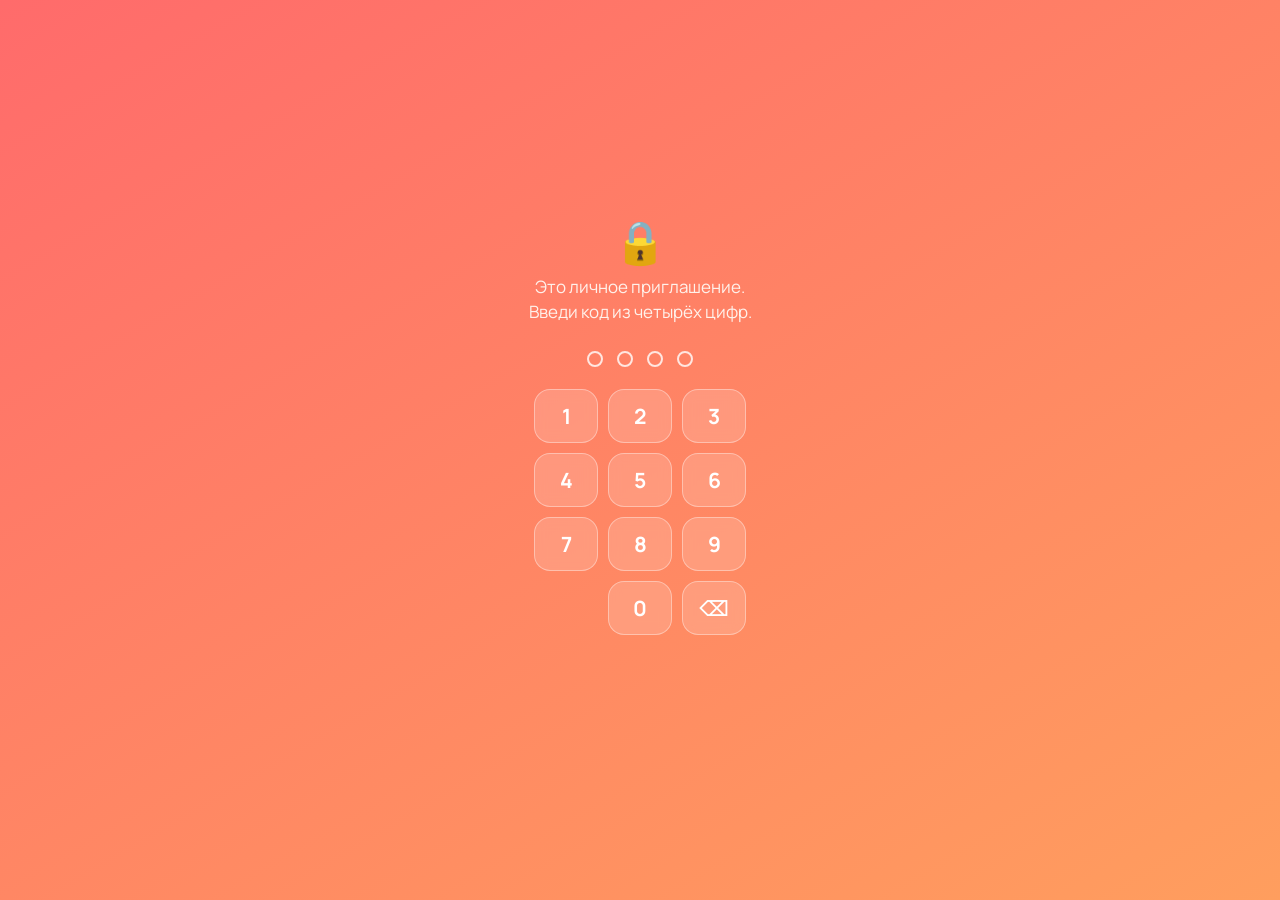
<file: index.html>
<!doctype html>
<html lang="ru">
<head>
<meta charset="utf-8">
<meta name="viewport" content="width=device-width,initial-scale=1,viewport-fit=cover">
<meta name="theme-color" content="#FF6B6B">
<title>У меня к тебе вопрос 💌</title>
<link rel="preconnect" href="https://fonts.googleapis.com">
<link rel="preconnect" href="https://fonts.gstatic.com" crossorigin>
<link href="https://fonts.googleapis.com/css2?family=Caveat:wght@700&family=Manrope:wght@400;600;800&family=Unbounded:wght@600;800&display=swap" rel="stylesheet">
<link rel="stylesheet" href="css/style.css">
<link rel="stylesheet" href="css/vibe.css">
</head>
<body>

<div class="bg"><div id="petals" class="petals"></div></div>

<main class="stage">

  <!-- 0. КОД ДОСТУПА -->
  <section class="screen on" id="sPin">
    <div class="intro pinwrap">
      <div class="pinlock">🔒</div>
      <p class="lead">Это личное приглашение.<br>Введи код из четырёх цифр.</p>
      <div class="pindots" id="pinDots"><i></i><i></i><i></i><i></i></div>
      <div class="keypad" id="keypad">
        <button type="button" data-k="1">1</button>
        <button type="button" data-k="2">2</button>
        <button type="button" data-k="3">3</button>
        <button type="button" data-k="4">4</button>
        <button type="button" data-k="5">5</button>
        <button type="button" data-k="6">6</button>
        <button type="button" data-k="7">7</button>
        <button type="button" data-k="8">8</button>
        <button type="button" data-k="9">9</button>
        <span class="keyspace"></span>
        <button type="button" data-k="0">0</button>
        <button type="button" data-k="del" aria-label="Стереть">⌫</button>
      </div>
      <p class="hint" id="pinHint"></p>
    </div>
  </section>

  <!-- ВСТУПЛЕНИЕ -->
  <section class="screen" id="s0">
    <div class="intro">
      <p class="lead">Тут кое-что для тебя.<br>Только не спеши — сначала согрей.</p>
      <button class="heart" id="warmHeart" aria-label="Нажми на сердечко три раза">❤</button>
      <div class="heartdots" id="heartDots"><i></i><i></i><i></i></div>
      <p class="hint" id="warmHint">Нажми три раза на сердечко</p>
      <div class="cats" id="cats">
        <img class="cat-sticker" src="img/cat-play.webp" alt="" width="368" height="226">
        <img class="cat-sticker" src="img/cat-love.webp" alt="" width="418" height="276">
      </div>
    </div>
  </section>

  <!-- 1. ПРИГЛАШЕНИЕ -->
  <section class="screen" id="s1">
    <div class="card">
      <div class="photo" id="photoWrap"><img id="photo" alt=""></div>
      <h1 class="q" id="question">Пойдёшь со мной на свидание?</h1>
      <div class="btnrow" id="btnrow">
        <button class="btn yes" id="yesBtn">Да! 😍</button>
        <button class="btn no" id="noBtn">Нет</button>
      </div>
    </div>
  </section>

  <!-- 2. КАК ПРОВЕДЁМ ВЕЧЕР -->
  <section class="screen" id="s2">
    <div class="card">
      <h2 class="step" id="evenTitle">Как бы ты хотела провести вечер?</h2>
      <p class="sub" id="evenSub">Выбери — подстроюсь под тебя.</p>
      <div class="acts" id="evenChips"></div>
    </div>
  </section>

  <!-- 3. ВЕТКА: кафе или дома -->
  <section class="screen" id="s3">
    <div class="card">
      <h2 class="step" id="bTitle"></h2>
      <p class="sub" id="bSub"></p>
      <div class="acts" id="bChips"></div>
      <div class="ownwrap" id="ownWrap" hidden>
        <input class="owninput" id="ownInput" type="text" maxlength="80">
      </div>
      <button class="btn yes wide" id="bNext" disabled>Дальше →</button>
    </div>
  </section>

  <!-- 3b. ЕДА (только если ужинаем дома) -->
  <section class="screen" id="sDinner">
    <div class="card">
      <h2 class="step" id="dTitle"></h2>
      <p class="sub" id="dSub"></p>
      <div class="acts" id="dChips"></div>
      <div class="ownwrap" id="dOwnWrap" hidden>
        <input class="owninput" id="dOwnInput" type="text" maxlength="80">
      </div>
      <button class="btn yes wide" id="dNext" disabled>Дальше →</button>
    </div>
  </section>

  <!-- 4. УТРО СУББОТЫ -->
  <section class="screen" id="s4">
    <div class="card">
      <div class="scene-row">
        <img class="scene" id="saturdayPic" src="img/saturday.webp" alt="Утро субботы" width="585" height="544">
        <img class="scene" id="saturdayPic2" src="img/saturday2.webp" alt="" width="720" height="720">
      </div>
      <h2 class="step" id="mTitle">Утро субботы. Завтрак?</h2>
      <p class="sub" id="mSub">Можно всё сразу.</p>
      <div class="acts" id="mChips"></div>
      <div class="ownwrap" id="mOwnWrap" hidden>
        <input class="owninput" id="mOwnInput" type="text" maxlength="80">
      </div>
      <button class="btn yes wide" id="mNext" disabled>Дальше →</button>
    </div>
  </section>

  <!-- 5. ФИНАЛ -->
  <section class="screen" id="s5">
    <div class="card final">
      <div class="bigemoji">🎉</div>
      <h2 class="step">Ура! Это свидание 💛</h2>
      <video class="final-video" id="finalVideo" src="video/ura.mp4" poster="video/ura-poster.jpg"
             width="576" height="1024" autoplay muted loop playsinline preload="metadata"></video>
      <p class="finaltext" id="finalText"></p>
      <button class="envelope" id="envelope">
        <span class="envicon">💌</span>
        <span>тут ещё кое-что для тебя</span>
      </button>
      <p class="secret" id="secret"></p>
      <img class="cat-sticker cat-final" src="img/cat-lie.webp" alt="" width="346" height="308">
      <p class="signed">— <span id="signedBy"></span></p>
    </div>
  </section>

</main>

<script src="js/config.js"></script>
<script src="js/params.js"></script>
<script src="js/app.js"></script>
</body>
</html>
</file>
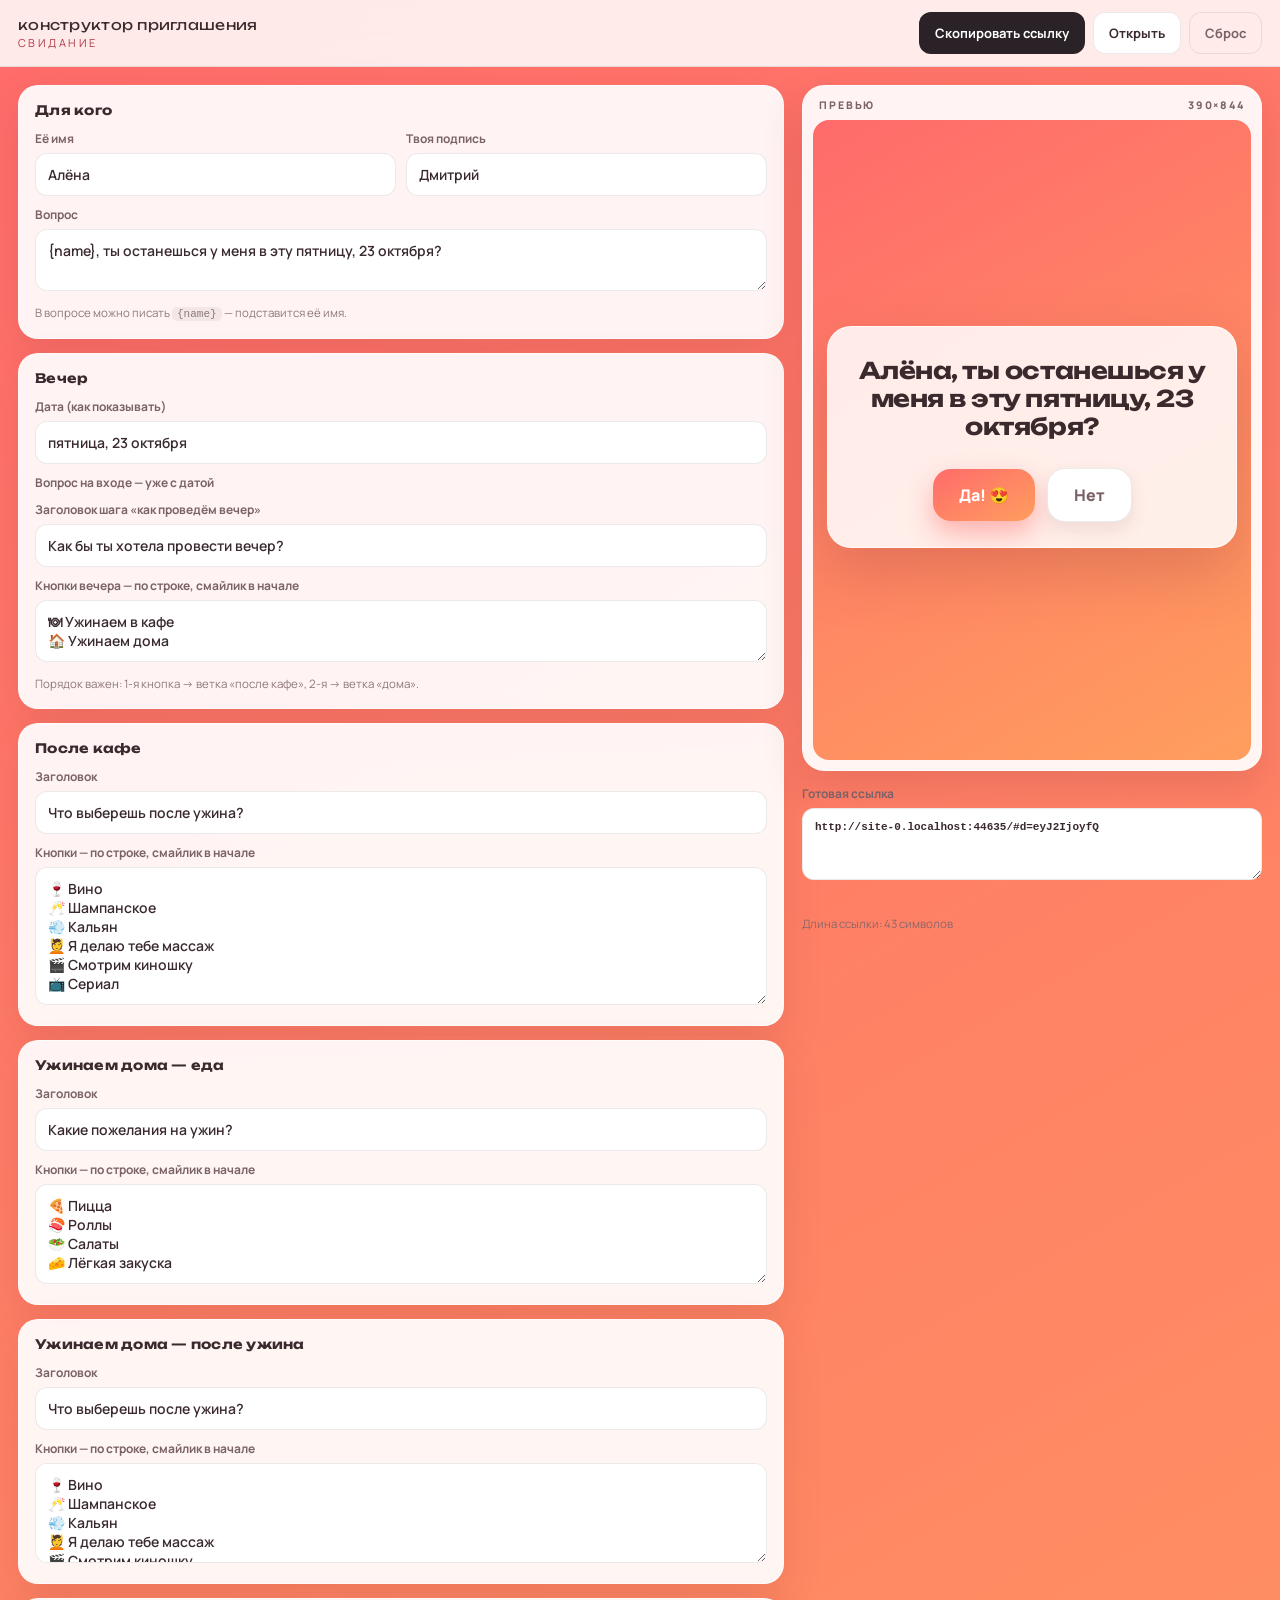
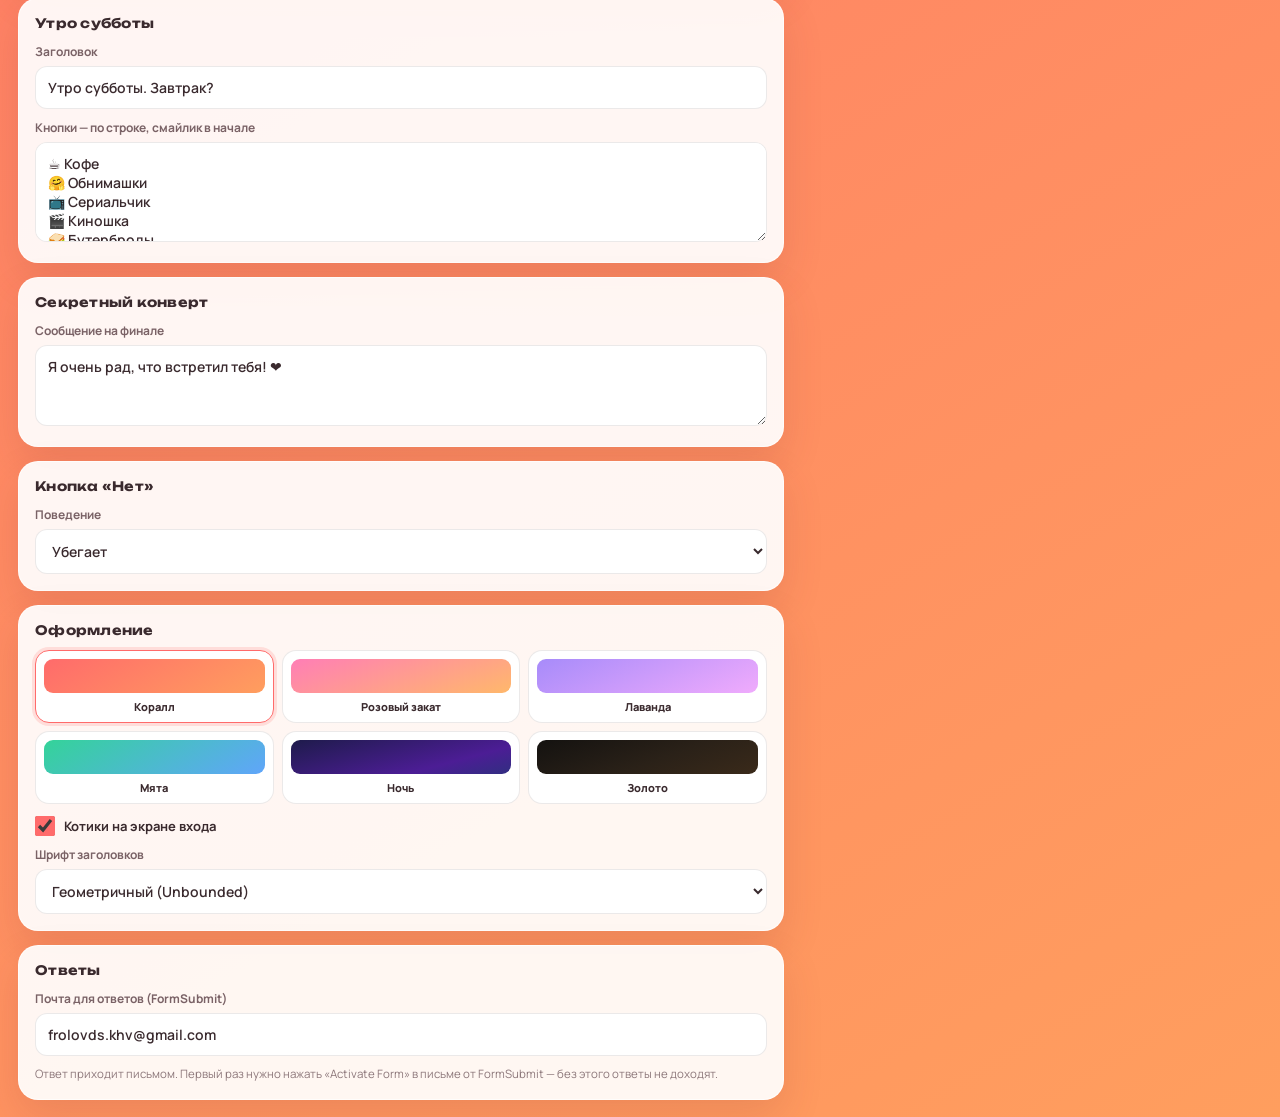
<file: constructor.html>
<!doctype html>
<html lang="ru">
<head>
<meta charset="utf-8">
<meta name="viewport" content="width=device-width,initial-scale=1">
<meta name="robots" content="noindex,nofollow">
<title>Конструктор приглашения — Свидание</title>
<link rel="preconnect" href="https://fonts.googleapis.com">
<link rel="preconnect" href="https://fonts.gstatic.com" crossorigin>
<link href="https://fonts.googleapis.com/css2?family=Caveat:wght@700&family=Manrope:wght@400;600;800&family=Unbounded:wght@600;800&display=swap" rel="stylesheet">
<link rel="stylesheet" href="css/constructor.css">
</head>
<body>

<header class="top">
  <div class="brand">конструктор приглашения<span>Свидание</span></div>
  <div class="top-actions">
    <button class="btn primary" id="copyBtn">Скопировать ссылку</button>
    <button class="btn" id="openBtn">Открыть</button>
    <button class="btn ghost" id="resetBtn" title="Вернуть значения по умолчанию">Сброс</button>
  </div>
</header>

<main class="wrap">

  <section class="panel">

    <div class="group">
      <h2>Для кого</h2>
      <div class="row">
        <label>Её имя<input id="herName" autocomplete="off"></label>
        <label>Твоя подпись<input id="myName" autocomplete="off"></label>
      </div>
      <label>Вопрос<textarea id="question" rows="2"></textarea></label>
      <p class="hint">В вопросе можно писать <code>{name}</code> — подставится её имя.</p>
    </div>

    <div class="group">
      <h2>Вечер</h2>
      <label>Дата (как показывать)<input id="dateLabel" autocomplete="off"></label>
      <label>Вопрос на входе — уже с датой</label>
      <label>Заголовок шага «как проведём вечер»<input id="eveningTitle" autocomplete="off"></label>
      <label>Кнопки вечера — по строке, смайлик в начале<textarea id="eveningOpts" rows="2"></textarea></label>
      <p class="hint">Порядок важен: 1-я кнопка → ветка «после кафе», 2-я → ветка «дома».</p>
    </div>

    <div class="group">
      <h2>После кафе</h2>
      <label>Заголовок<input id="cafeTitle" autocomplete="off"></label>
      <label>Кнопки — по строке, смайлик в начале<textarea id="cafeOpts" rows="6"></textarea></label>
    </div>

    <div class="group">
      <h2>Ужинаем дома — еда</h2>
      <label>Заголовок<input id="dinnerTitle" autocomplete="off"></label>
      <label>Кнопки — по строке, смайлик в начале<textarea id="dinnerOpts" rows="4"></textarea></label>
    </div>

    <div class="group">
      <h2>Ужинаем дома — после ужина</h2>
      <label>Заголовок<input id="homeTitle" autocomplete="off"></label>
      <label>Кнопки — по строке, смайлик в начале<textarea id="homeOpts" rows="4"></textarea></label>
    </div>

    <div class="group">
      <h2>Утро субботы</h2>
      <label>Заголовок<input id="morningTitle" autocomplete="off"></label>
      <label>Кнопки — по строке, смайлик в начале<textarea id="morningOpts" rows="4"></textarea></label>
    </div>

    <div class="group">
      <h2>Секретный конверт</h2>
      <label>Сообщение на финале<textarea id="secret" rows="3"></textarea></label>
    </div>

    <div class="group">
      <h2>Кнопка «Нет»</h2>
      <label>Поведение
        <select id="noMode">
          <option value="runaway">Убегает</option>
          <option value="shrink">Уменьшается</option>
          <option value="split">Размножается</option>
          <option value="kiss">Исчезает с 😘</option>
        </select>
      </label>
    </div>

    <div class="group">
      <h2>Оформление</h2>
      <div class="themes" id="themeCards"></div>
      <label class="check"><input type="checkbox" id="cats"> Котики на экране входа</label>
      <label>Шрифт заголовков
        <select id="font">
          <option value="geo">Геометричный (Unbounded)</option>
          <option value="script">Рукописный (Caveat)</option>
          <option value="serif">Классический (serif)</option>
        </select>
      </label>
    </div>

    <div class="group">
      <h2>Ответы</h2>
      <label>Почта для ответов (FormSubmit)<input id="email" autocomplete="off" inputmode="email"></label>
      <p class="hint">Ответ приходит письмом. Первый раз нужно нажать «Activate Form» в письме от FormSubmit —
        без этого ответы не доходят.</p>
    </div>

  </section>

  <section class="side">
    <div class="phone">
      <div class="phone-bar"><span>превью</span><span id="phoneSize">390×844</span></div>
      <iframe id="preview" title="Превью приглашения"></iframe>
    </div>
    <label class="linkbox">Готовая ссылка
      <textarea id="linkOut" rows="3" readonly></textarea>
    </label>
    <p class="hint" id="lenHint"></p>
  </section>

</main>

<div class="toast" id="toast">Ссылка скопирована</div>

<script src="js/params.js"></script>
<script src="js/constructor.js"></script>
</body>
</html>
</file>
<file: css/style.css>
:root{
  --coral:#FF6B6B; --peach:#FF9E5E; --ink:#3A2A2E; --soft:#7A6266;
  --card:rgba(255,255,255,.86); --line:rgba(58,42,46,.10);
  --grad:linear-gradient(150deg,#FF6B6B,#FF9E5E);
}
*{box-sizing:border-box;-webkit-tap-highlight-color:transparent}
html,body{margin:0;height:100%}
body{
  font-family:Manrope,system-ui,-apple-system,sans-serif;color:var(--ink);
  background:var(--grad);background-attachment:fixed;overflow-x:hidden;
  display:flex;align-items:flex-start;justify-content:center;min-height:100dvh;
  padding:env(safe-area-inset-top,0px) 0 env(safe-area-inset-bottom,0px);
  -webkit-text-size-adjust:100%;
}
/* фон и лепестки */
.bg{position:fixed;inset:0;overflow:hidden;pointer-events:none;z-index:0}
.petals span{position:absolute;top:-8vh;font-size:18px;opacity:.85;
  animation:fall linear infinite;will-change:transform}
@keyframes fall{
  0%{transform:translateY(-10vh) rotate(0deg);opacity:0}
  10%{opacity:.9}
  100%{transform:translateY(115vh) rotate(360deg);opacity:0}
}
/* margin:auto центрирует по вертикали, когда контент влезает, и прижимает к верху,
   когда он длиннее экрана (иначе верх обрезался на телефоне) */
.stage{position:relative;z-index:1;width:100%;max-width:560px;margin:auto;padding:22px 16px 30px}
.screen{display:none;animation:softIn .62s cubic-bezier(.22,.8,.3,1) both}
.screen.on{display:block}
@keyframes softIn{from{opacity:0;transform:translateY(14px) scale(.985)}to{opacity:1;transform:none}}

/* карточка */
.card{
  background:var(--card);backdrop-filter:blur(14px);-webkit-backdrop-filter:blur(14px);
  border:1px solid rgba(255,255,255,.7);border-radius:28px;
  padding:26px 22px;box-shadow:0 24px 60px rgba(120,40,50,.22);
  text-align:center;position:relative;
}
/* вступление */
.intro{text-align:center;color:#fff8f3;padding:30px 12px}
.lead{font-size:17px;line-height:1.5;opacity:.95;margin:0 0 26px}
.heart{
  width:118px;height:118px;border-radius:50%;border:0;cursor:pointer;
  font-size:52px;color:var(--coral);background:rgba(255,255,255,.9);
  display:inline-flex;align-items:center;justify-content:center;
  box-shadow:0 16px 40px rgba(120,40,50,.28);transition:transform .15s;
  touch-action:none;user-select:none;
}
.heart.bump{animation:bump .38s cubic-bezier(.34,1.4,.5,1)}
@keyframes bump{
  0%{transform:scale(1)}
  35%{transform:scale(1.14)}
  70%{transform:scale(.97)}
  100%{transform:scale(1)}
}
.heart.done{animation:doneGlow .6s ease-out forwards}
@keyframes doneGlow{
  to{box-shadow:0 18px 60px rgba(255,61,110,.65);transform:scale(1.06);color:#FF3D6E}
}
/* три точки-индикатора под сердечком */
.heartdots{display:flex;gap:10px;justify-content:center;margin:18px 0 2px}
.heartdots i{
  width:11px;height:11px;border-radius:50%;display:block;
  border:2px solid rgba(255,255,255,.75);transition:background .28s ease,transform .28s ease,border-color .28s ease;
}
.heartdots i.on{background:#fff;border-color:#fff;transform:scale(1.12)}
.hint{margin:18px 0 10px;font-size:14px;opacity:.9}
.link{background:none;border:0;color:#fff;opacity:.72;font:inherit;font-size:13px;
  text-decoration:underline;cursor:pointer}

/* фото + вопрос */
.photo{margin:-6px auto 16px;max-width:280px;border-radius:20px;overflow:hidden}
.photo img{width:100%;display:block}
.photo:empty,.photo img:not([src]){display:none}
.photo img:not([src]){display:none}
.q{
  font-family:Unbounded,system-ui,sans-serif;font-weight:700;font-size:26px;
  line-height:1.22;margin:6px 0 22px;letter-spacing:-.02em;
}
.btnrow{position:relative;display:flex;gap:12px;justify-content:center;
  align-items:center;min-height:64px;flex-wrap:wrap}
.btn{
  font-family:Manrope,sans-serif;font-weight:800;font-size:16px;border:0;
  border-radius:18px;padding:15px 26px;cursor:pointer;transition:transform .12s,box-shadow .2s;
}
.btn:active{transform:scale(.96)}
.btn.yes{background:var(--grad);color:#fff;box-shadow:0 12px 26px rgba(255,90,90,.42)}
.btn.no{background:#fff;color:var(--soft);border:1.5px solid var(--line);
  box-shadow:0 8px 18px rgba(120,40,50,.10);transition:transform .28s cubic-bezier(.2,.8,.3,1),font-size .28s}
.btn.wide{display:block;width:100%;margin-top:20px}
.btn[disabled]{opacity:.45;pointer-events:none}
.gone{opacity:0!important;pointer-events:none}

/* шаги */
.step{font-family:Unbounded,sans-serif;font-weight:700;font-size:21px;margin:0 0 6px}
.sub{font-size:14px;color:var(--soft);margin:0 0 18px}
.chips{display:flex;flex-wrap:wrap;gap:10px;justify-content:center;margin-bottom:14px}
.chip{
  font:inherit;font-size:15px;font-weight:600;padding:12px 16px;border-radius:14px;
  border:1.5px solid var(--line);background:#fff;color:var(--ink);cursor:pointer;
  transition:background .22s ease,color .2s ease,border-color .22s ease,
             box-shadow .24s cubic-bezier(.22,.8,.3,1),transform .24s cubic-bezier(.22,.8,.3,1);
  -webkit-tap-highlight-color:transparent;
}
.chip.sel{background:var(--grad);color:#fff;border-color:transparent;
  box-shadow:0 10px 22px rgba(255,90,90,.35)}
.acts{display:grid;gap:10px}
.acts .chip{display:flex;flex-direction:column;align-items:center;justify-content:center;
  gap:2px;width:100%;min-height:62px;padding:10px 14px}
.acts .chip .emo{font-size:30px;line-height:1.05}
.acts .chip .lbl{font-size:15.5px;font-weight:600;line-height:1.2}
/* свой вариант */
.ownwrap{margin-top:10px}
.owninput{
  width:100%;font:inherit;font-size:15px;font-weight:600;padding:13px 16px;border-radius:14px;
  border:1.5px solid var(--line);background:#fff;color:var(--ink);text-align:center;
}
.owninput:focus{outline:none;border-color:var(--coral)}

/* ---------- экран кода доступа ---------- */
.pinwrap{padding:26px 12px 18px}
.pinlock{font-size:42px;line-height:1;margin-bottom:12px}
.pindots{display:flex;gap:14px;justify-content:center;margin:2px 0 22px}
.pindots i{
  width:16px;height:16px;border-radius:50%;display:block;
  border:2px solid rgba(255,255,255,.8);transition:background .15s,transform .15s;
}
.pindots i.fill{background:#fff;transform:scale(1.08)}
.pindots.shake{animation:pinShake .45s cubic-bezier(.3,.8,.4,1)}
@keyframes pinShake{
  20%{transform:translateX(-8px)}40%{transform:translateX(8px)}
  60%{transform:translateX(-5px)}80%{transform:translateX(4px)}
}
.keypad{display:grid;grid-template-columns:repeat(3,64px);gap:10px;justify-content:center}
.keypad button{
  font:inherit;font-size:21px;font-weight:700;color:#fff;height:54px;cursor:pointer;
  background:rgba(255,255,255,.16);border:1.5px solid rgba(255,255,255,.38);border-radius:16px;
  -webkit-backdrop-filter:blur(6px);backdrop-filter:blur(6px);
  transition:transform .12s,background .15s;
}
.keypad button:active{transform:scale(.95);background:rgba(255,255,255,.32)}
.keyspace{display:block}
.pinwrap .hint{min-height:20px;margin-top:16px}

/* картинки-сцены на шаге «утро субботы» */
.scene-row{display:flex;gap:8px;justify-content:center;align-items:center;margin:2px auto 14px}
.scene-row .scene{
  display:block;width:45%;height:auto;max-width:140px;border-radius:16px;
  box-shadow:0 14px 30px rgba(120,40,50,.2);
}

/* видео на финале */
.final-video{
  display:block;width:100%;height:auto;max-width:230px;margin:12px auto 4px;
  border-radius:18px;background:#000;box-shadow:0 16px 34px rgba(120,40,50,.25);
}
@media(max-width:400px){
  .final-video{max-width:200px}
  .scene-row .scene{max-width:132px;border-radius:14px}
}

/* финал */
.bigemoji{font-size:52px;line-height:1;margin-bottom:8px}
.finaltext{font-size:17px;line-height:1.55;margin:8px 0 18px;color:var(--ink)}
.envelope{
  display:inline-flex;align-items:center;gap:9px;font:inherit;font-size:14px;font-weight:700;
  background:#FFF3E9;border:1.5px dashed rgba(255,107,107,.55);color:#C2452F;
  border-radius:16px;padding:12px 16px;cursor:pointer;transition:.2s;
}
.envelope:hover{background:#FFE8DA;transform:translateY(-1px)}
.envelope.open{pointer-events:none;opacity:.5}
.secret{
  display:none;font-family:Caveat,cursive;font-size:22px;line-height:1.35;
  color:#B23A48;margin:14px 6px 0;
}
.secret.show{display:block;animation:softIn .55s cubic-bezier(.22,.8,.3,1)}
.signed{font-family:Caveat,cursive;font-size:20px;color:var(--soft);margin:16px 0 0}

/* летящие сердечки при «Да» */
.flying{position:fixed;pointer-events:none;z-index:99;font-size:26px;
  animation:fly 1.15s cubic-bezier(.2,.7,.3,1) forwards}
@keyframes fly{
  0%{opacity:1;transform:translate(-50%,-50%) scale(.4)}
  100%{opacity:0;transform:translate(calc(-50% + var(--dx)),calc(-50% + var(--dy))) scale(1.3)}
}
@media(max-width:400px){
  .q{font-size:22px}
  .card{padding:22px 16px;border-radius:22px}
}

/* ---------- котики-стикеры ---------- */
.cats{
  display:flex;justify-content:center;align-items:flex-end;gap:10px;
  margin-top:20px;pointer-events:none;
}
.cat-sticker{
  display:block;width:108px;height:auto;padding:5px;background:#fff;border-radius:18px;
  box-shadow:0 12px 26px rgba(120,40,50,.22);
  transform-origin:50% 90%;
  animation:catFloat 6s ease-in-out infinite;
}
.cats .cat-sticker:nth-child(1){transform:rotate(-6deg)}
.cats .cat-sticker:nth-child(2){transform:rotate(5deg);animation-delay:-3s;width:98px}
@keyframes catFloat{
  0%,100%{translate:0 0}
  50%{translate:0 -7px}
}
.cat-final{
  margin:18px auto 0;width:120px;rotate:-3deg;
  animation-delay:-1.5s;
}
@media(max-width:400px){
  .cat-sticker{width:104px}
  .cats .cat-sticker:nth-child(2){width:96px}
  .cat-final{width:110px}
}
@media(prefers-reduced-motion:reduce){
  .cat-sticker{animation:none}
}

/* ---------- мобильная адаптация (телефон — главный экран) ---------- */
@media(max-width:600px){
  /* stage центрируется сам (margin:auto); здесь только отступы и компактность */
  .stage{padding:calc(16px + env(safe-area-inset-top,0px)) 14px calc(22px + env(safe-area-inset-bottom,0px))}
  .card{padding:20px 15px;border-radius:24px}
  /* кнопки-опции компактнее — больше помещается без прокрутки */
  .acts{gap:8px}
  .acts .chip{min-height:56px;padding:8px 12px}
  .acts .chip .emo{font-size:26px}
  .acts .chip .lbl{font-size:15px}
  .row{gap:8px}
  .scene-row{margin:0 auto 12px}
  .scene-row .scene{max-width:128px;border-radius:14px}
  .cat-sticker{width:100px}
  .cats .cat-sticker:nth-child(2){width:92px}
  .heart{width:104px;height:104px;font-size:46px}
  .lead{font-size:16px;margin-bottom:22px}
  .heartdots{margin:16px 0 0}
  .hint{margin:14px 0 8px;font-size:13.5px}
  .q{font-size:23px;line-height:1.22}
  .step{font-size:20px;line-height:1.22}
  .btn.yes.wide{margin-top:16px;padding:14px 20px}
  .final-video{max-width:190px}
}

@media(prefers-reduced-motion:reduce){
  .screen{animation:none}
  .petals span{animation:none}
}
</file>
<file: css/vibe.css>
/* Темы-вайбы и шрифтовые варианты для приглашения.
   Значения переменных ставит js/params.js на <html>; здесь только шрифтовые режимы. */

html[data-font="geo"] .q,
html[data-font="geo"] .step { font-family: Unbounded, system-ui, sans-serif; font-weight: 700; }

html[data-font="script"] .q,
html[data-font="script"] .step {
  font-family: Caveat, cursive; font-weight: 700; letter-spacing: 0;
  font-size: 34px; line-height: 1.15;
}
html[data-font="script"] .q { font-size: 36px; }

html[data-font="serif"] .q,
html[data-font="serif"] .step {
  font-family: Georgia, 'Times New Roman', serif; font-weight: 700;
  letter-spacing: -.01em;
}

/* тёмные вайбы: карточка и текст читаются на тёмном фоне */
html[data-dark="1"] body { color: #f7f2ea; }
html[data-dark="1"] .card { background: rgba(24, 20, 34, .72); border-color: rgba(255, 255, 255, .12); }
html[data-dark="1"] .q, html[data-dark="1"] .step, html[data-dark="1"] .finaltext { color: #fdf9f3; }
html[data-dark="1"] .sub, html[data-dark="1"] .signed { color: #c9c1d6; }
html[data-dark="1"] .chip { background: rgba(255, 255, 255, .1); color: #f7f2ea; border-color: rgba(255, 255, 255, .18); }
html[data-dark="1"] .btn.no { background: rgba(255, 255, 255, .12); color: #efe9f5; border-color: rgba(255, 255, 255, .2); }
html[data-dark="1"] .envelope { background: rgba(255, 255, 255, .1); color: #ffd9c2; border-color: rgba(255, 200, 160, .5); }
html[data-dark="1"] .secret { color: #ffc9b0; }
html[data-dark="1"] .intro { color: #fff6ef; }
html[data-dark="1"] .owninput { background: rgba(255,255,255,.1); color: #f7f2ea; border-color: rgba(255,255,255,.18); }
html[data-dark="1"] .owninput::placeholder { color: #b9b0c6; }
</file>
<file: css/constructor.css>
:root{
  --ink:#2A2226; --soft:#6E6167; --line:rgba(42,34,38,.12);
  --panel:rgba(255,255,255,.92); --accent:#FF6B6B;
}
*{box-sizing:border-box}
body{
  margin:0;font-family:Manrope,system-ui,-apple-system,sans-serif;color:var(--ink);
  background:linear-gradient(150deg,#FF6B6B,#FF9E5E);background-attachment:fixed;
  min-height:100dvh;transition:background .4s ease;
}
.top{
  position:sticky;top:0;z-index:10;display:flex;align-items:center;justify-content:space-between;
  gap:12px;padding:12px 18px;background:rgba(255,255,255,.86);backdrop-filter:blur(14px);
  border-bottom:1px solid var(--line);flex-wrap:wrap;
}
.brand{font-family:Unbounded,sans-serif;font-size:14px;letter-spacing:.02em;line-height:1.2}
.brand span{display:block;font-family:Manrope,sans-serif;font-size:11px;text-transform:uppercase;
  letter-spacing:.22em;color:#B23A48;margin-top:3px}
.top-actions{display:flex;gap:8px;flex-wrap:wrap}
.btn{
  font:inherit;font-size:13px;font-weight:700;padding:11px 15px;border-radius:12px;cursor:pointer;
  border:1.5px solid var(--line);background:#fff;color:var(--ink);transition:.15s;
}
.btn:hover{transform:translateY(-1px);box-shadow:0 8px 18px rgba(120,40,50,.14)}
.btn.primary{background:#2A2226;color:#fff;border-color:transparent}
.btn.ghost{background:transparent;color:var(--soft)}

.wrap{display:grid;grid-template-columns:minmax(320px,1fr) 460px;gap:18px;padding:18px;align-items:start}
@media(max-width:980px){.wrap{grid-template-columns:1fr}}

.panel,.side{display:flex;flex-direction:column;gap:14px}
.group{
  background:var(--panel);border:1px solid rgba(255,255,255,.7);border-radius:20px;
  padding:16px;box-shadow:0 16px 40px rgba(120,40,50,.14);
}
.group h2{font-family:Unbounded,sans-serif;font-size:13px;margin:0 0 12px;letter-spacing:.02em}
label{display:block;font-size:12px;font-weight:700;color:var(--soft);margin-bottom:10px}
label:last-child{margin-bottom:0}
input,textarea,select{
  width:100%;margin-top:6px;font:inherit;font-size:14px;font-weight:600;color:var(--ink);
  background:#fff;border:1.5px solid var(--line);border-radius:12px;padding:11px 12px;resize:vertical;
}
input:focus,textarea:focus,select:focus{outline:none;border-color:var(--accent);box-shadow:0 0 0 3px rgba(255,107,107,.18)}
.row{display:grid;grid-template-columns:1fr 1fr;gap:10px}
@media(max-width:520px){.row{grid-template-columns:1fr}}
.hint{font-size:11.5px;color:var(--soft);opacity:.85;margin:8px 0 0;line-height:1.4}
.hint code{background:rgba(42,34,38,.07);padding:1px 5px;border-radius:5px;font-size:11px}

.themes{display:grid;grid-template-columns:repeat(3,1fr);gap:8px;margin-bottom:12px}
@media(max-width:520px){.themes{grid-template-columns:repeat(2,1fr)}}
.theme-card{
  font:inherit;cursor:pointer;border:1.5px solid var(--line);background:#fff;border-radius:14px;
  padding:8px;display:flex;flex-direction:column;gap:6px;align-items:stretch;transition:.15s;
}
.theme-card b{font-size:11px;font-weight:800;text-align:center;color:var(--ink)}
.theme-card .sw{display:block;height:34px;border-radius:9px;background:var(--tg)}
.theme-card.sel{border-color:var(--accent);box-shadow:0 0 0 3px rgba(255,107,107,.18)}
.theme-card:hover{transform:translateY(-1px)}

label.check{display:flex;align-items:center;gap:9px;font-size:13px;color:var(--ink);cursor:pointer}
label.check input{width:20px;height:20px;margin:0;accent-color:#FF6B6B}

.phone{background:var(--panel);border:1px solid rgba(255,255,255,.7);border-radius:22px;padding:10px;
  box-shadow:0 16px 40px rgba(120,40,50,.16)}
.phone-bar{display:flex;justify-content:space-between;font-size:10.5px;font-weight:800;
  letter-spacing:.18em;text-transform:uppercase;color:var(--soft);padding:2px 6px 8px}
.phone iframe{
  width:100%;height:640px;border:0;border-radius:16px;background:#fff;display:block;
}
@media(max-width:980px){.phone iframe{height:560px}}

.linkbox textarea{font-family:ui-monospace,Menlo,Consolas,monospace;font-size:11px;font-weight:600;
  word-break:break-all;line-height:1.45}

.toast{
  position:fixed;left:50%;bottom:24px;transform:translate(-50%,24px);opacity:0;pointer-events:none;
  background:#2A2226;color:#fff;font-size:13px;font-weight:700;padding:12px 18px;border-radius:14px;
  transition:.25s;z-index:50;
}
.toast.show{opacity:1;transform:translate(-50%,0)}
</file>
